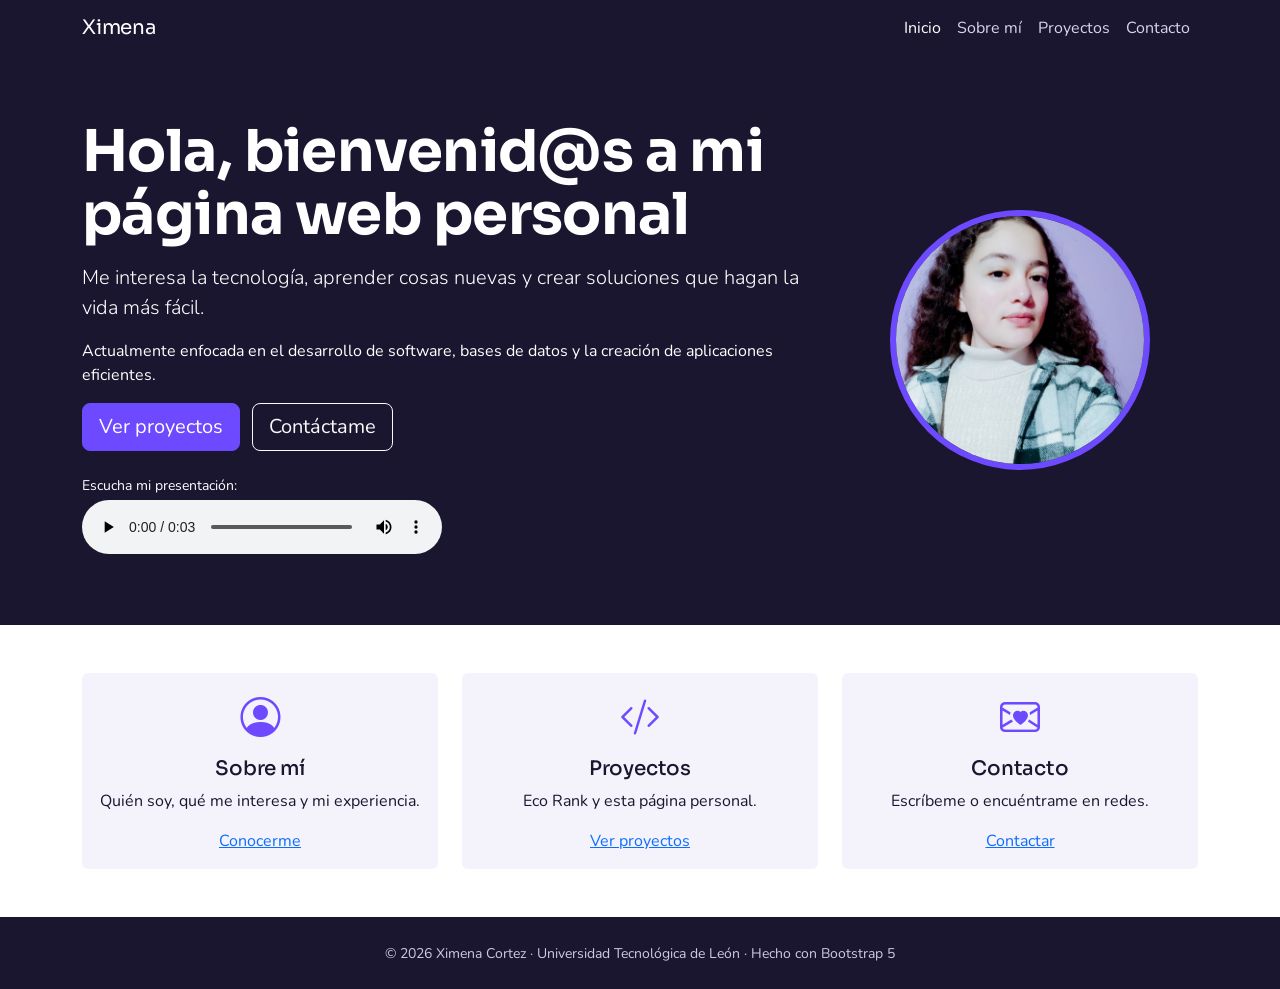
<file: index.html>
<!DOCTYPE html>
<html lang="es">
<head>
  <meta charset="UTF-8">
  <meta name="viewport" content="width=device-width, initial-scale=1">
  <title>Ximena Cortez | Página personal</title>
  <meta name="description" content="Página personal de Ximena Cortez, estudiante de Desarrollo de Software Multiplataforma en la UT León. Conoce mis proyectos, intereses y datos de contacto.">
  <meta name="keywords" content="Ximena Cortez, página personal, portafolio, estudiante, desarrollo de software, UT León, Bootstrap 5">
  <meta name="author" content="Ximena Cortez">
  <link href="https://cdn.jsdelivr.net/npm/bootstrap@5.3.3/dist/css/bootstrap.min.css" rel="stylesheet">
  <link href="https://cdn.jsdelivr.net/npm/bootstrap-icons@1.11.3/font/bootstrap-icons.min.css" rel="stylesheet">
  <link rel="preconnect" href="https://fonts.googleapis.com">
  <link rel="preconnect" href="https://fonts.gstatic.com" crossorigin>
  <link href="https://fonts.googleapis.com/css2?family=Sora:wght@600;700&family=Nunito:wght@400;600&display=swap" rel="stylesheet">
  <link href="estilo.css" rel="stylesheet">
  <link href="favicon.ico" rel="icon">
</head>
<body>
<nav class="navbar navbar-expand-md navbar-dark sticky-top">
  <div class="container">
    <a class="navbar-brand" href="index.html">Ximena</a>
    <button class="navbar-toggler" type="button" data-bs-toggle="collapse" data-bs-target="#menu" aria-controls="menu" aria-expanded="false" aria-label="Abrir menú"><span class="navbar-toggler-icon"></span></button>
    <div class="collapse navbar-collapse" id="menu">
      <ul class="navbar-nav ms-auto">
        <li class="nav-item"><a class="nav-link active" href="index.html" aria-current="page">Inicio</a></li>
        <li class="nav-item"><a class="nav-link" href="sobremi.html">Sobre mí</a></li>
        <li class="nav-item"><a class="nav-link" href="proyectos.html">Proyectos</a></li>
        <li class="nav-item"><a class="nav-link" href="contacto.html">Contacto</a></li>
      </ul>
    </div>
  </div>
</nav>

<main>
  <!-- Sección Inicio -->
  <section class="hero py-5">
    <div class="container py-3">
      <div class="row align-items-center g-4">
        <div class="col-12 col-md-4 order-1 order-md-2 text-center">
          <img src="Yo.jpeg" class="foto" alt="Foto de Ximena">
        </div>
        <div class="col-12 col-md-8 order-2 order-md-1 text-center text-md-start">
          <h1 class="mb-3">Hola, bienvenid@s a mi página web personal</h1>
          <p class="lead">Me interesa la tecnología, aprender cosas nuevas y crear soluciones que hagan la vida más fácil.</p>
          <p>Actualmente enfocada en el desarrollo de software, bases de datos y la creación de aplicaciones eficientes.</p>
          <a href="proyectos.html" class="btn btn-violet btn-lg me-2 mb-2">Ver proyectos</a>
          <a href="contacto.html" class="btn btn-outline-light btn-lg mb-2">Contáctame</a>
          <div class="mt-3">
            <p class="mb-1 small">Escucha mi presentación:</p>
            <audio controls class="w-100" style="max-width:360px"><source src="voz.mp3" type="audio/mpeg">Tu navegador no soporta audio.</audio>
          </div>
        </div>
      </div>
    </div>
  </section>

  <!-- Sección accesos -->
  <section class="py-5">
    <div class="container">
      <div class="row row-cols-1 row-cols-md-3 g-4 text-center">
        <div class="col"><div class="card h-100 border-0 bg-mist p-3"><i class="bi bi-person-circle fs-1" style="color:var(--violet)"></i><h2 class="h5 mt-2">Sobre mí</h2><p>Quién soy, qué me interesa y mi experiencia.</p><a href="sobremi.html" class="stretched-link">Conocerme</a></div></div>
        <div class="col"><div class="card h-100 border-0 bg-mist p-3"><i class="bi bi-code-slash fs-1" style="color:var(--violet)"></i><h2 class="h5 mt-2">Proyectos</h2><p>Eco Rank y esta página personal.</p><a href="proyectos.html" class="stretched-link">Ver proyectos</a></div></div>
        <div class="col"><div class="card h-100 border-0 bg-mist p-3"><i class="bi bi-envelope-heart fs-1" style="color:var(--violet)"></i><h2 class="h5 mt-2">Contacto</h2><p>Escríbeme o encuéntrame en redes.</p><a href="contacto.html" class="stretched-link">Contactar</a></div></div>
      </div>
    </div>
  </section>
</main>

<footer class="py-4 text-center"><div class="container"><small>&copy; 2026 Ximena Cortez · Universidad Tecnológica de León · Hecho con Bootstrap 5</small></div></footer>
<script src="https://cdn.jsdelivr.net/npm/bootstrap@5.3.3/dist/js/bootstrap.bundle.min.js"></script>
</body>
</html>
</file>
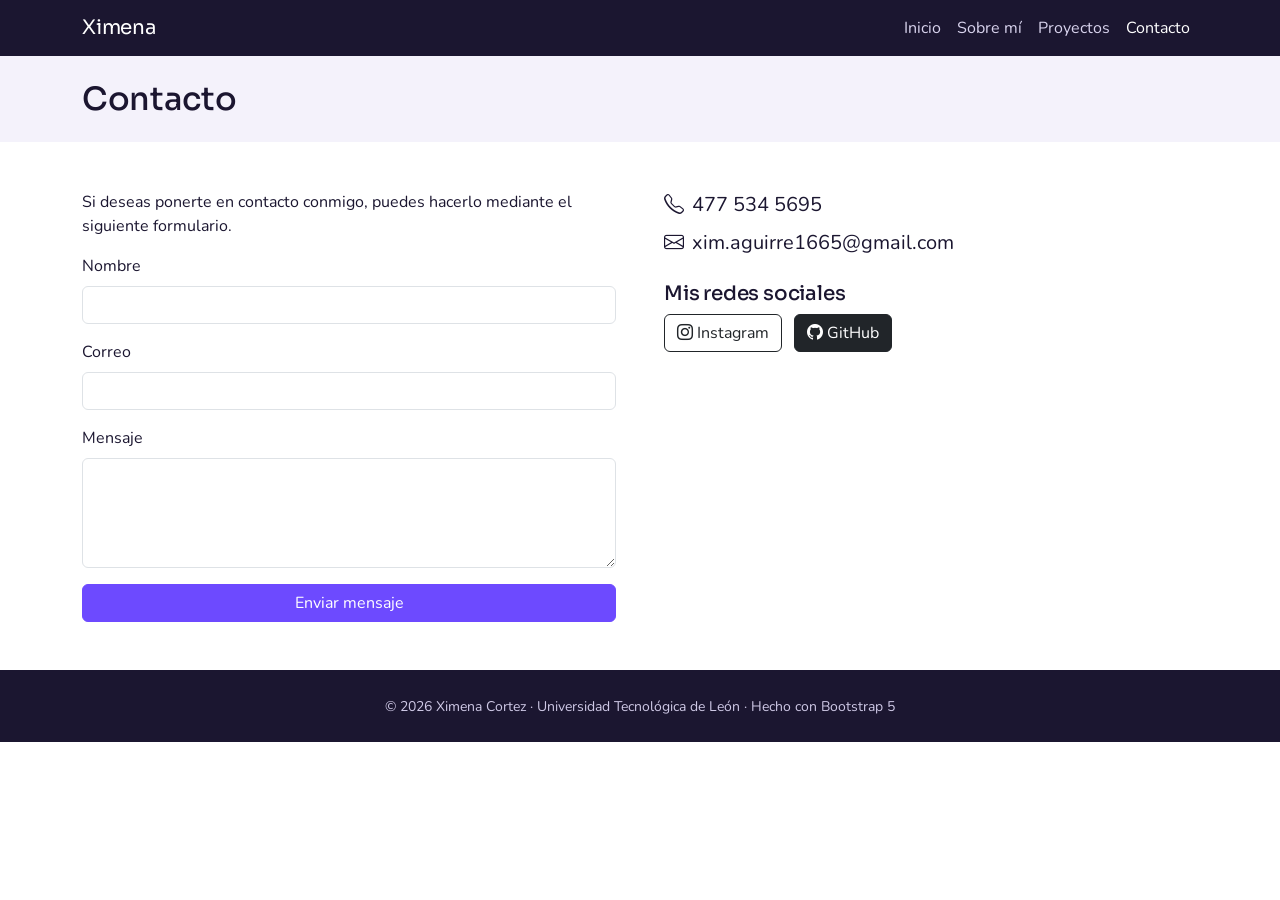
<file: contacto.html>
<!DOCTYPE html>
<html lang="es">
<head>
  <meta charset="UTF-8">
  <meta name="viewport" content="width=device-width, initial-scale=1">
  <title>Contacto | Ximena Cortez</title>
  <meta name="description" content="Formulario de contacto, teléfono, correo y redes sociales de Ximena Cortez: Instagram y GitHub.">
  <meta name="keywords" content="Contacto, Ximena Cortez, formulario, Instagram, GitHub, correo">
  <meta name="author" content="Ximena Cortez">
  <link href="https://cdn.jsdelivr.net/npm/bootstrap@5.3.3/dist/css/bootstrap.min.css" rel="stylesheet">
  <link href="https://cdn.jsdelivr.net/npm/bootstrap-icons@1.11.3/font/bootstrap-icons.min.css" rel="stylesheet">
  <link rel="preconnect" href="https://fonts.googleapis.com">
  <link rel="preconnect" href="https://fonts.gstatic.com" crossorigin>
  <link href="https://fonts.googleapis.com/css2?family=Sora:wght@600;700&family=Nunito:wght@400;600&display=swap" rel="stylesheet">
  <link href="estilo.css" rel="stylesheet">
  <link href="favicon.ico" rel="icon">
</head>
<body>
<nav class="navbar navbar-expand-md navbar-dark sticky-top">
  <div class="container">
    <a class="navbar-brand" href="index.html">Ximena</a>
    <button class="navbar-toggler" type="button" data-bs-toggle="collapse" data-bs-target="#menu" aria-controls="menu" aria-expanded="false" aria-label="Abrir menú"><span class="navbar-toggler-icon"></span></button>
    <div class="collapse navbar-collapse" id="menu">
      <ul class="navbar-nav ms-auto">
        <li class="nav-item"><a class="nav-link" href="index.html">Inicio</a></li>
        <li class="nav-item"><a class="nav-link" href="sobremi.html">Sobre mí</a></li>
        <li class="nav-item"><a class="nav-link" href="proyectos.html">Proyectos</a></li>
        <li class="nav-item"><a class="nav-link active" href="contacto.html" aria-current="page">Contacto</a></li>
      </ul>
    </div>
  </div>
</nav>

<div class="page-title py-4"><div class="container"><h1 class="h2 mb-0">Contacto</h1></div></div>

<main>
  <!-- Sección Contacto -->
  <section class="py-5">
    <div class="container">
      <div class="row g-5">
        <div class="col-12 col-lg-6">
          <p>Si deseas ponerte en contacto conmigo, puedes hacerlo mediante el siguiente formulario.</p>
          <form>
            <div class="mb-3"><label for="nombre" class="form-label">Nombre</label><input id="nombre" type="text" class="form-control" autocomplete="name"></div>
            <div class="mb-3"><label for="correo" class="form-label">Correo</label><input id="correo" type="email" class="form-control" autocomplete="email"></div>
            <div class="mb-3"><label for="mensaje" class="form-label">Mensaje</label><textarea id="mensaje" rows="4" class="form-control"></textarea></div>
            <button type="submit" class="btn btn-violet w-100">Enviar mensaje</button>
          </form>
        </div>
        <div class="col-12 col-lg-6">
          <ul class="list-unstyled fs-5">
            <li class="mb-2"><i class="bi bi-telephone me-2"></i>477 534 5695</li>
            <li class="mb-4"><i class="bi bi-envelope me-2"></i>xim.aguirre1665@gmail.com</li>
          </ul>
          <h2 class="h5">Mis redes sociales</h2>
          <a href="https://www.instagram.com/xim_cortezz/" class="btn btn-outline-dark me-2 mb-2"><i class="bi bi-instagram"></i> Instagram</a>
          <a href="https://github.com/Ximena26541" class="btn btn-dark mb-2"><i class="bi bi-github"></i> GitHub</a>
        </div>
      </div>
    </div>
  </section>
</main>

<footer class="py-4 text-center"><div class="container"><small>&copy; 2026 Ximena Cortez · Universidad Tecnológica de León · Hecho con Bootstrap 5</small></div></footer>
<script src="https://cdn.jsdelivr.net/npm/bootstrap@5.3.3/dist/js/bootstrap.bundle.min.js"></script>
</body>
</html>
</file>
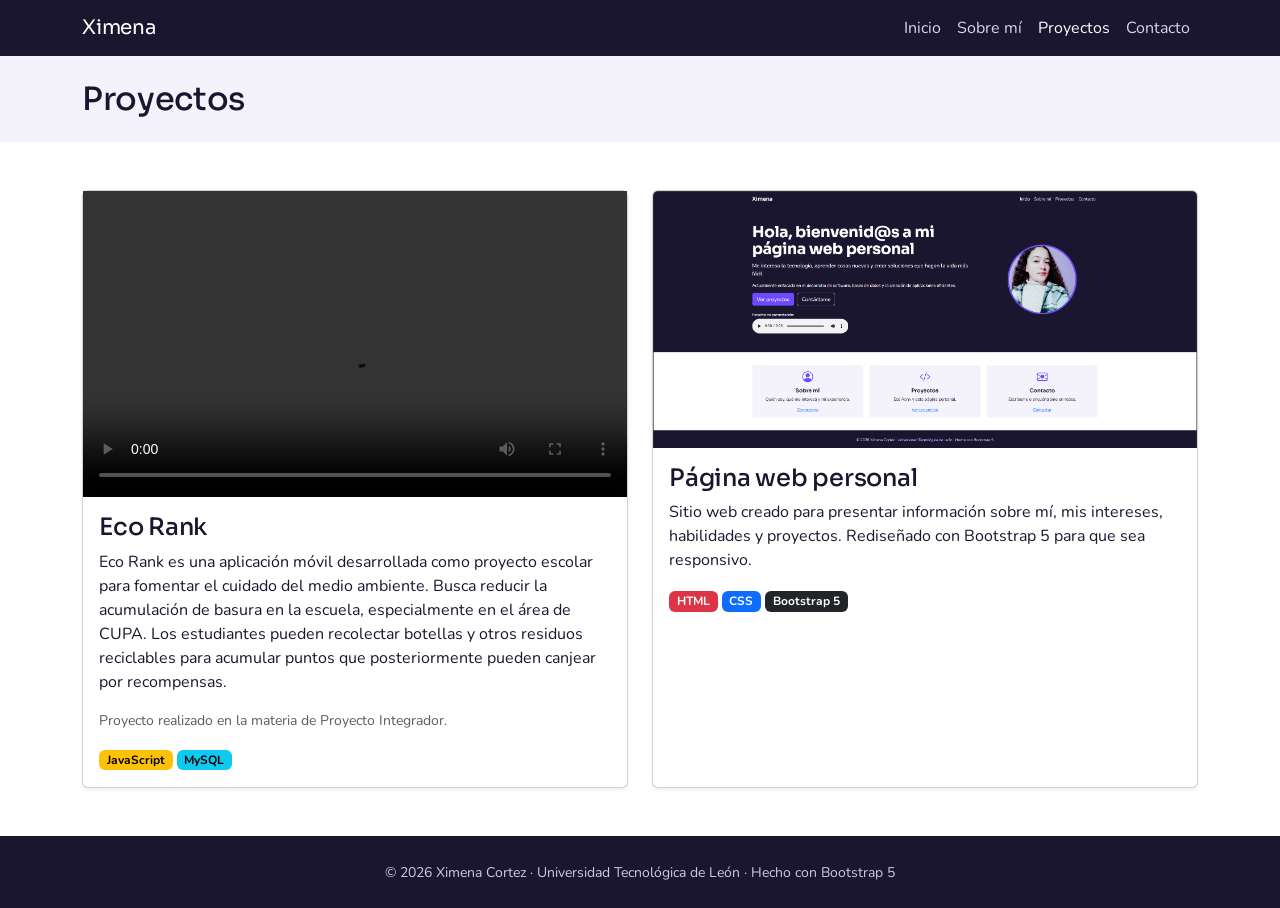
<file: proyectos.html>
<!DOCTYPE html>
<html lang="es">
<head>
  <meta charset="UTF-8">
  <meta name="viewport" content="width=device-width, initial-scale=1">
  <title>Proyectos | Ximena Cortez</title>
  <meta name="description" content="Proyectos escolares y personales de Ximena Cortez: Eco Rank, app móvil de reciclaje escolar, y esta página web personal con Bootstrap 5.">
  <meta name="keywords" content="Eco Rank, proyectos, desarrollo de software, HTML, CSS, JavaScript, MySQL, Bootstrap 5">
  <meta name="author" content="Ximena Cortez">
  <link href="https://cdn.jsdelivr.net/npm/bootstrap@5.3.3/dist/css/bootstrap.min.css" rel="stylesheet">
  <link href="https://cdn.jsdelivr.net/npm/bootstrap-icons@1.11.3/font/bootstrap-icons.min.css" rel="stylesheet">
  <link rel="preconnect" href="https://fonts.googleapis.com">
  <link rel="preconnect" href="https://fonts.gstatic.com" crossorigin>
  <link href="https://fonts.googleapis.com/css2?family=Sora:wght@600;700&family=Nunito:wght@400;600&display=swap" rel="stylesheet">
  <link href="estilo.css" rel="stylesheet">
  <link href="favicon.ico" rel="icon">
</head>
<body>
<nav class="navbar navbar-expand-md navbar-dark sticky-top">
  <div class="container">
    <a class="navbar-brand" href="index.html">Ximena</a>
    <button class="navbar-toggler" type="button" data-bs-toggle="collapse" data-bs-target="#menu" aria-controls="menu" aria-expanded="false" aria-label="Abrir menú"><span class="navbar-toggler-icon"></span></button>
    <div class="collapse navbar-collapse" id="menu">
      <ul class="navbar-nav ms-auto">
        <li class="nav-item"><a class="nav-link" href="index.html">Inicio</a></li>
        <li class="nav-item"><a class="nav-link" href="sobremi.html">Sobre mí</a></li>
        <li class="nav-item"><a class="nav-link active" href="proyectos.html" aria-current="page">Proyectos</a></li>
        <li class="nav-item"><a class="nav-link" href="contacto.html">Contacto</a></li>
      </ul>
    </div>
  </div>
</nav>

<div class="page-title py-4"><div class="container"><h1 class="h2 mb-0">Proyectos</h1></div></div>

<main>
  <!-- Sección Proyectos -->
  <section class="py-5">
    <div class="container">
      <div class="row g-4">
        <div class="col-12 col-lg-6">
          <article class="card h-100 shadow-sm">
            <div class="ratio ratio-16x9"><video controls preload="metadata"><source src="EcoR.mp4" type="video/mp4">Tu navegador no soporta video.</video></div>
            <div class="card-body">
              <h2 class="h4 card-title">Eco Rank</h2>
              <p>Eco Rank es una aplicación móvil desarrollada como proyecto escolar para fomentar
                el cuidado del medio ambiente. Busca reducir la acumulación de basura en la escuela,
                especialmente en el área de CUPA. Los estudiantes pueden recolectar botellas y otros
                residuos reciclables para acumular puntos que posteriormente pueden canjear por recompensas.</p>
              <p class="small text-body-secondary">Proyecto realizado en la materia de Proyecto Integrador.</p>
              <span class="badge text-bg-warning me-1">JavaScript</span><span class="badge text-bg-info">MySQL</span>
            </div>
          </article>
        </div>
        <div class="col-12 col-lg-6">
          <article class="card h-100 shadow-sm">
            <img src="cap2.png" class="proj-img card-img-top" alt="Captura de la página web personal">
            <div class="card-body">
              <h2 class="h4 card-title">Página web personal</h2>
              <p>Sitio web creado para presentar información sobre mí, mis intereses, habilidades y proyectos. Rediseñado con Bootstrap 5 para que sea responsivo.</p>
              <span class="badge text-bg-danger me-1">HTML</span><span class="badge text-bg-primary me-1">CSS</span><span class="badge text-bg-dark">Bootstrap 5</span>
            </div>
          </article>
        </div>
      </div>
    </div>
  </section>
</main>

<footer class="py-4 text-center"><div class="container"><small>&copy; 2026 Ximena Cortez · Universidad Tecnológica de León · Hecho con Bootstrap 5</small></div></footer>
<script src="https://cdn.jsdelivr.net/npm/bootstrap@5.3.3/dist/js/bootstrap.bundle.min.js"></script>
</body>
</html>
</file>
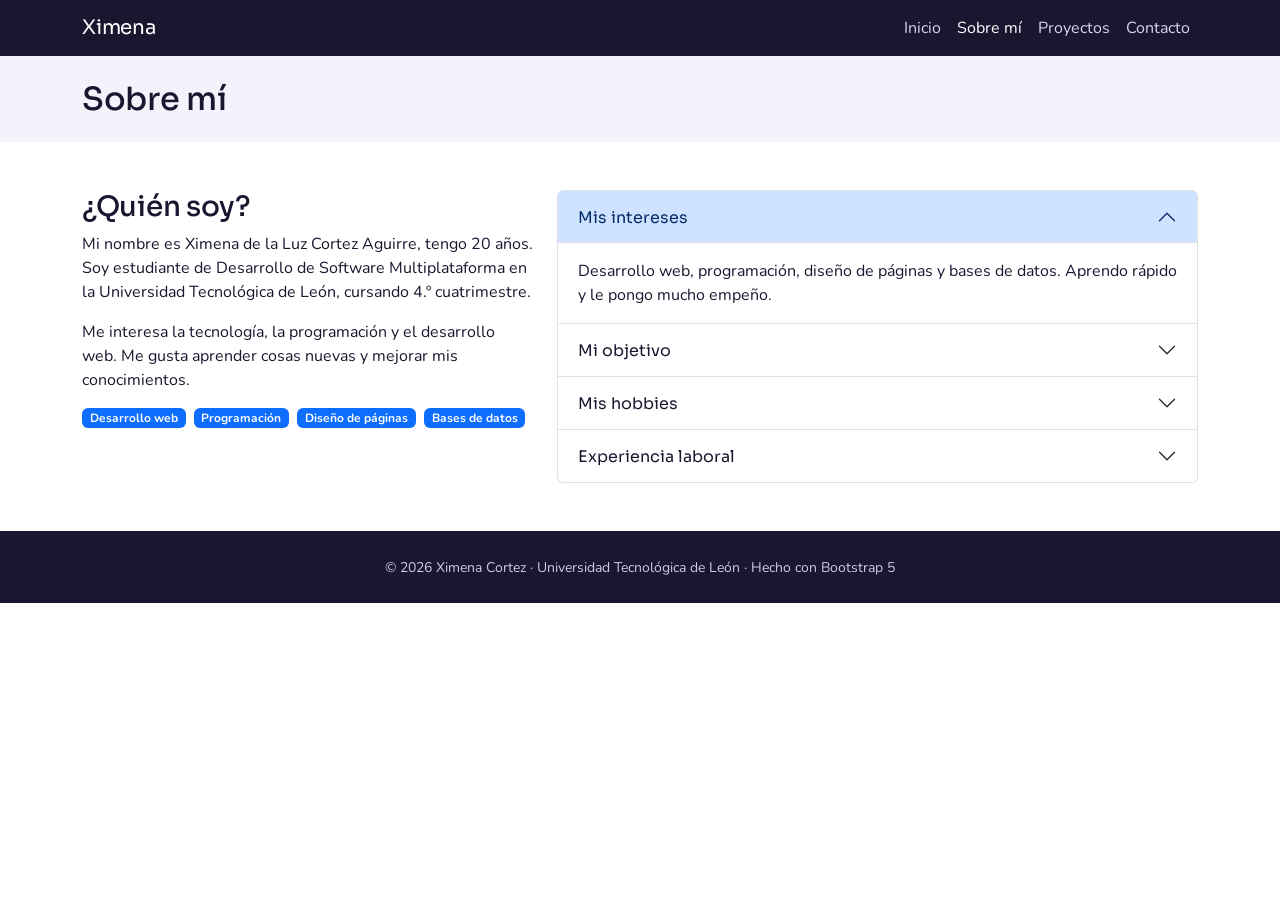
<file: sobremi.html>
<!DOCTYPE html>
<html lang="es">
<head>
  <meta charset="UTF-8">
  <meta name="viewport" content="width=device-width, initial-scale=1">
  <title>Sobre mí | Ximena Cortez</title>
  <meta name="description" content="Información personal, académica, intereses, hobbies y experiencia laboral de Ximena Cortez, estudiante de Desarrollo de Software Multiplataforma.">
  <meta name="keywords" content="Ximena Cortez, sobre mí, estudiante, intereses, experiencia laboral, desarrollo de software">
  <meta name="author" content="Ximena Cortez">
  <link href="https://cdn.jsdelivr.net/npm/bootstrap@5.3.3/dist/css/bootstrap.min.css" rel="stylesheet">
  <link href="https://cdn.jsdelivr.net/npm/bootstrap-icons@1.11.3/font/bootstrap-icons.min.css" rel="stylesheet">
  <link rel="preconnect" href="https://fonts.googleapis.com">
  <link rel="preconnect" href="https://fonts.gstatic.com" crossorigin>
  <link href="https://fonts.googleapis.com/css2?family=Sora:wght@600;700&family=Nunito:wght@400;600&display=swap" rel="stylesheet">
  <link href="estilo.css" rel="stylesheet">
  <link href="favicon.ico" rel="icon">
</head>
<body>
<nav class="navbar navbar-expand-md navbar-dark sticky-top">
  <div class="container">
    <a class="navbar-brand" href="index.html">Ximena</a>
    <button class="navbar-toggler" type="button" data-bs-toggle="collapse" data-bs-target="#menu" aria-controls="menu" aria-expanded="false" aria-label="Abrir menú"><span class="navbar-toggler-icon"></span></button>
    <div class="collapse navbar-collapse" id="menu">
      <ul class="navbar-nav ms-auto">
        <li class="nav-item"><a class="nav-link" href="index.html">Inicio</a></li>
        <li class="nav-item"><a class="nav-link active" href="sobremi.html" aria-current="page">Sobre mí</a></li>
        <li class="nav-item"><a class="nav-link" href="proyectos.html">Proyectos</a></li>
        <li class="nav-item"><a class="nav-link" href="contacto.html">Contacto</a></li>
      </ul>
    </div>
  </div>
</nav>

<div class="page-title py-4"><div class="container"><h1 class="h2 mb-0">Sobre mí</h1></div></div>

<main>
  <!-- Sección Sobre mí -->
  <section class="py-5">
    <div class="container">
      <div class="row g-4">
        <div class="col-12 col-lg-5">
          <h2 class="h3">¿Quién soy?</h2>
          <p>Mi nombre es Ximena de la Luz Cortez Aguirre, tengo 20 años. Soy estudiante de Desarrollo de Software Multiplataforma en la Universidad Tecnológica de León, cursando 4.º cuatrimestre.</p>
          <p>Me interesa la tecnología, la programación y el desarrollo web. Me gusta aprender cosas nuevas y mejorar mis conocimientos.</p>
          <div class="d-flex flex-wrap gap-2">
            <span class="badge text-bg-primary">Desarrollo web</span>
            <span class="badge text-bg-primary">Programación</span>
            <span class="badge text-bg-primary">Diseño de páginas</span>
            <span class="badge text-bg-primary">Bases de datos</span>
          </div>
        </div>
        <div class="col-12 col-lg-7">
          <div class="accordion" id="acc">
            <div class="accordion-item">
              <h2 class="accordion-header"><button class="accordion-button" type="button" data-bs-toggle="collapse" data-bs-target="#a1">Mis intereses</button></h2>
              <div id="a1" class="accordion-collapse collapse show" data-bs-parent="#acc"><div class="accordion-body">Desarrollo web, programación, diseño de páginas y bases de datos. Aprendo rápido y le pongo mucho empeño.</div></div>
            </div>
            <div class="accordion-item">
              <h2 class="accordion-header"><button class="accordion-button collapsed" type="button" data-bs-toggle="collapse" data-bs-target="#a2">Mi objetivo</button></h2>
              <div id="a2" class="accordion-collapse collapse" data-bs-parent="#acc"><div class="accordion-body">Seguir aprendiendo y desarrollar mis habilidades para crear proyectos relacionados con la tecnología.</div></div>
            </div>
            <div class="accordion-item">
              <h2 class="accordion-header"><button class="accordion-button collapsed" type="button" data-bs-toggle="collapse" data-bs-target="#a3">Mis hobbies</button></h2>
              <div id="a3" class="accordion-collapse collapse" data-bs-parent="#acc"><div class="accordion-body">Me encantan las series, los libros de cualquier tema y los videojuegos.</div></div>
            </div>
            <div class="accordion-item">
              <h2 class="accordion-header"><button class="accordion-button collapsed" type="button" data-bs-toggle="collapse" data-bs-target="#a4">Experiencia laboral</button></h2>
              <div id="a4" class="accordion-collapse collapse" data-bs-parent="#acc"><div class="accordion-body">Trabajé en la toma de fotografías para un evento en el Poliforum, con los de la Cámara360. Es mi único trabajo formal hasta el momento.</div></div>
            </div>
          </div>
        </div>
      </div>
    </div>
  </section>
</main>

<footer class="py-4 text-center"><div class="container"><small>&copy; 2026 Ximena Cortez · Universidad Tecnológica de León · Hecho con Bootstrap 5</small></div></footer>
<script src="https://cdn.jsdelivr.net/npm/bootstrap@5.3.3/dist/js/bootstrap.bundle.min.js"></script>
</body>
</html>
</file>
<file: estilo.css>
:root {
    --ink: #1b1630;
    --violet: #6d4aff;
    --mint: #19c3a0;
    --mist: #f4f2fb;
    --bs-body-font-family: 'Nunito', system-ui, sans-serif;
    --bs-body-color: var(--ink);
}

h1,
h2,
h3,
h4,
h5,
.navbar-brand {
    font-family: 'Sora', sans-serif;
    letter-spacing: -.01em;
}

html {
    scroll-behavior: smooth;
}

.navbar {
    background: var(--ink);
}

.navbar .nav-link {
    color: #d9d4ee;
}

.navbar .nav-link.active,
.navbar .nav-link:hover {
    color: #fff;
}

.btn-violet {
    background: var(--violet);
    border-color: var(--violet);
    color: #fff;
}

.btn-violet:hover {
    background: #5636e0;
    border-color: #5636e0;
    color: #fff;
}

.hero {
    background: var(--ink);
    color: #fff;
}

.hero h1 {
    font-size: clamp(2rem, 6vw, 3.6rem);
    font-weight: 700;
    line-height: 1.1;
}

.foto {
    width: min(260px, 70vw);
    aspect-ratio: 1;
    object-fit: cover;
    border-radius: 50%;
    border: 6px solid var(--violet);
}

.bg-mist {
    background: var(--mist);
}

.page-title {
    background: var(--mist);
}

.proj-img {
    max-height: 260px;
    object-fit: cover;
    width: 100%;
}

footer {
    background: var(--ink);
    color: #cfc9e6;
}

a:focus-visible,
button:focus-visible,
.form-control:focus-visible {
    outline: 3px solid var(--mint);
    outline-offset: 2px;
}
</file>
